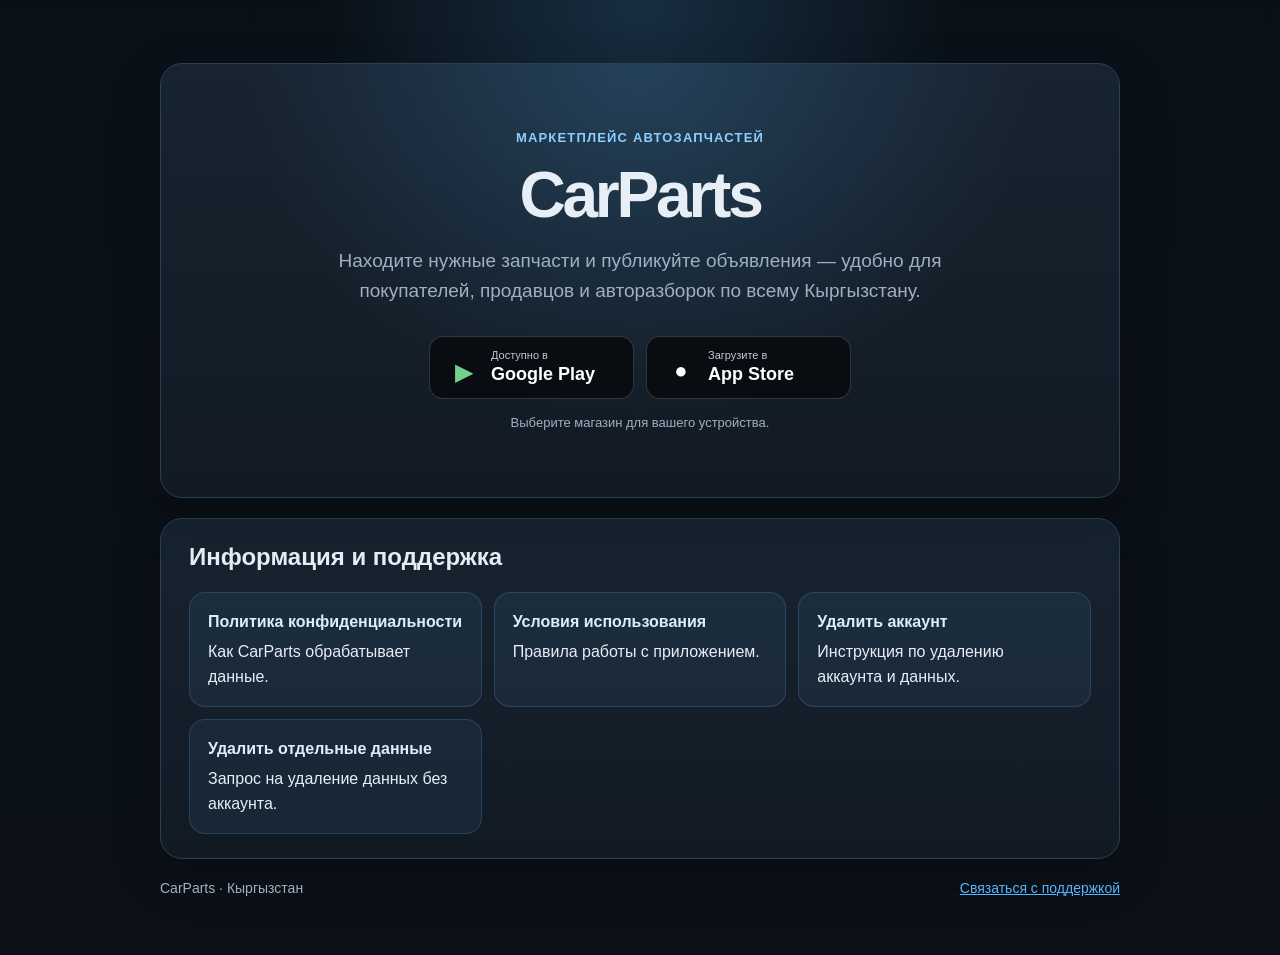
<file: docs/index.html>
<!doctype html>
<html lang="ru">

<head>
    <meta charset="UTF-8" />
    <meta name="viewport" content="width=device-width, initial-scale=1.0" />
    <meta name="theme-color" content="#091017" />
    <meta name="description"
        content="CarParts — покупка и продажа автозапчастей в Кыргызстане. Найдите нужную деталь или разместите объявление." />
    <meta property="og:type" content="website" />
    <meta property="og:title" content="CarParts — автозапчасти в Кыргызстане" />
    <meta property="og:description"
        content="Находите запчасти, сравнивайте предложения и публикуйте свои объявления в CarParts." />
    <title>CarParts — автозапчасти в Кыргызстане</title>
    <link rel="stylesheet" href="./styles.css" />
</head>

<body>
    <main class="page landing">
        <section class="hero landing-hero">
            <p class="eyebrow">Маркетплейс автозапчастей</p>
            <h1>CarParts</h1>
            <p class="landing-copy">
                Находите нужные запчасти и публикуйте объявления — удобно для покупателей,
                продавцов и авторазборок по всему Кыргызстану.
            </p>

            <div class="store-links" aria-label="Скачать приложение CarParts">
                <a class="store-button store-android"
                    href="https://play.google.com/store/apps/details?id=com.app.car_parts"
                    target="_blank" rel="noopener noreferrer">
                    <span class="store-icon" aria-hidden="true">▶</span>
                    <span><small>Доступно в</small><strong>Google Play</strong></span>
                </a>
                <a class="store-button store-ios"
                    href="https://apps.apple.com/kg/app/car-parts-kg/id6757916242"
                    target="_blank" rel="noopener noreferrer">
                    <span class="store-icon apple-icon" aria-hidden="true">●</span>
                    <span><small>Загрузите в</small><strong>App Store</strong></span>
                </a>
            </div>
            <p class="store-note">Выберите магазин для вашего устройства.</p>
        </section>

        <section class="card site-links">
            <h2>Информация и поддержка</h2>
            <div class="links">
                <a class="link-card" href="./privacy-policy.html">
                    <strong>Политика конфиденциальности</strong>
                    Как CarParts обрабатывает данные.
                </a>
                <a class="link-card" href="./terms.html">
                    <strong>Условия использования</strong>
                    Правила работы с приложением.
                </a>
                <a class="link-card" href="./account-deletion.html">
                    <strong>Удалить аккаунт</strong>
                    Инструкция по удалению аккаунта и данных.
                </a>
                <a class="link-card" href="./data-deletion.html">
                    <strong>Удалить отдельные данные</strong>
                    Запрос на удаление данных без аккаунта.
                </a>
            </div>
        </section>

        <footer class="footer">
            <span>CarParts · Кыргызстан</span>
            <a href="mailto:sergey.bmx@gmail.com">Связаться с поддержкой</a>
        </footer>
    </main>
</body>

</html>
</file>
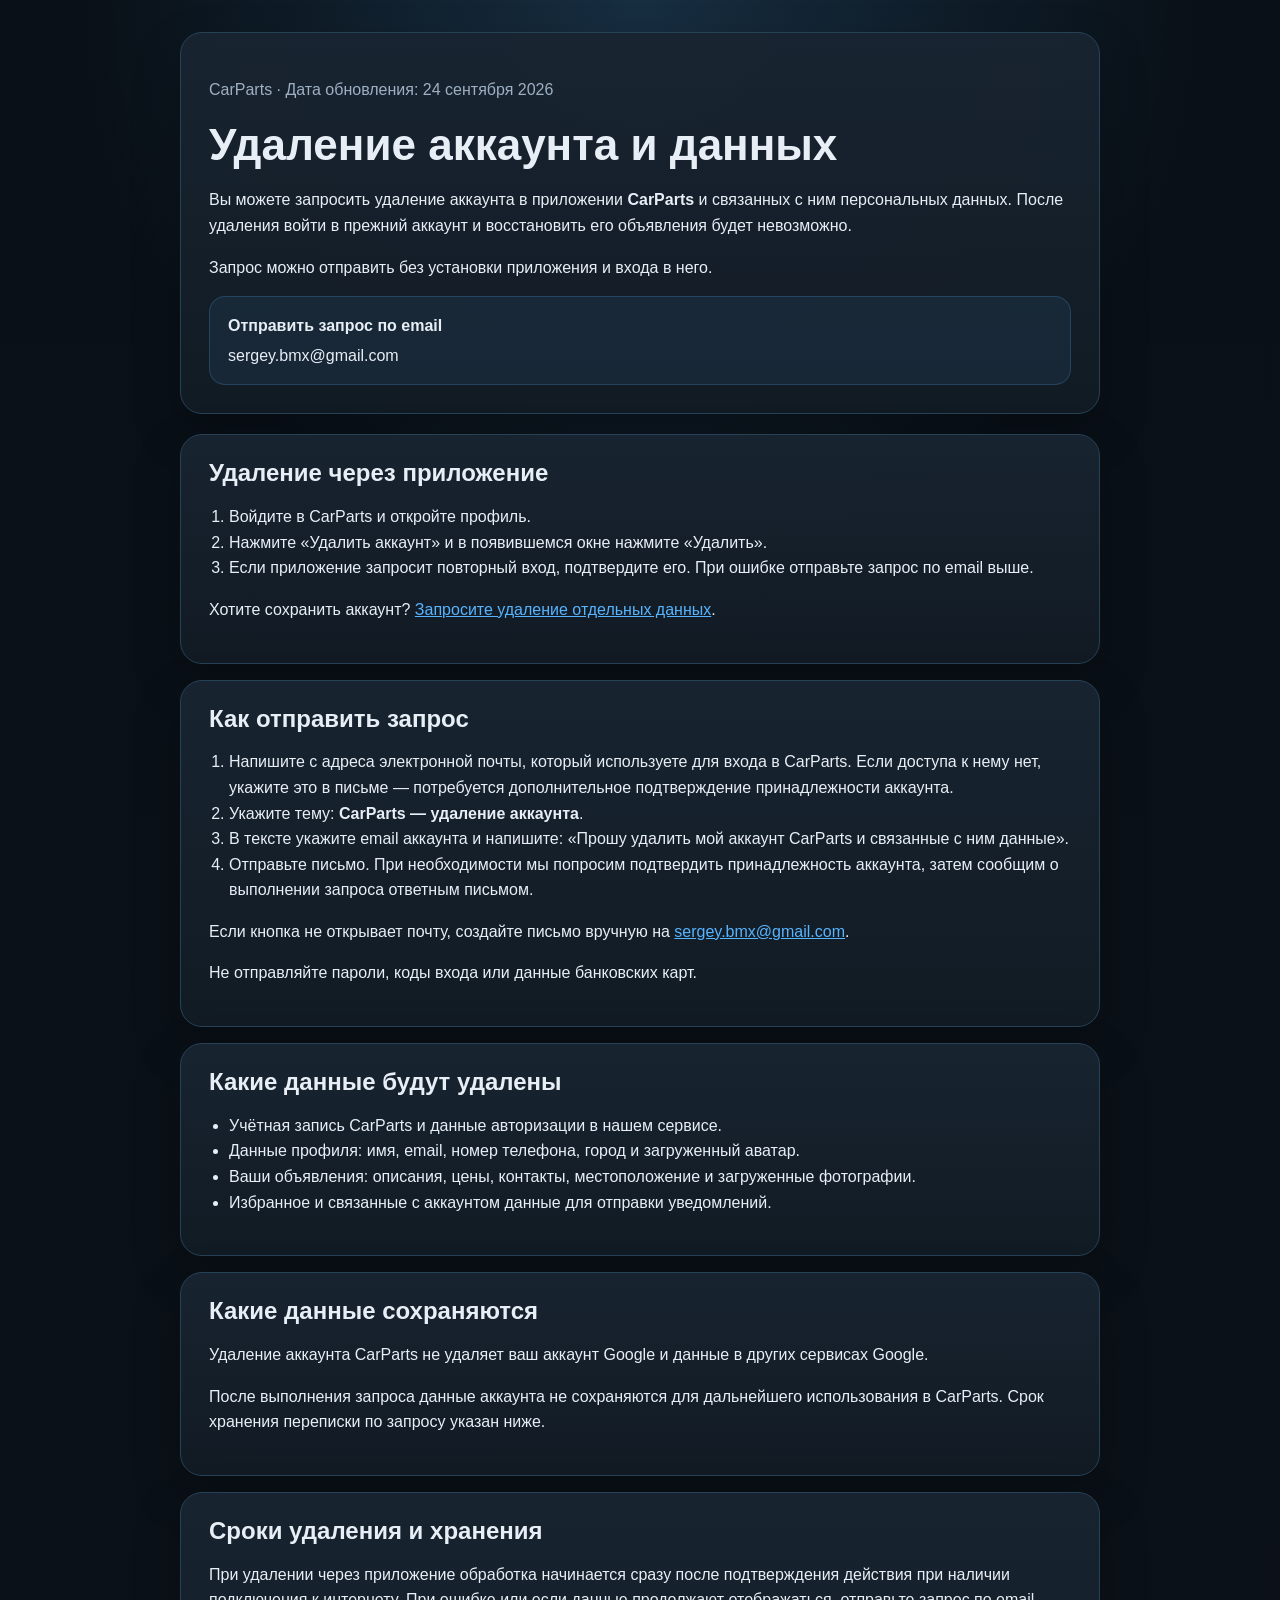
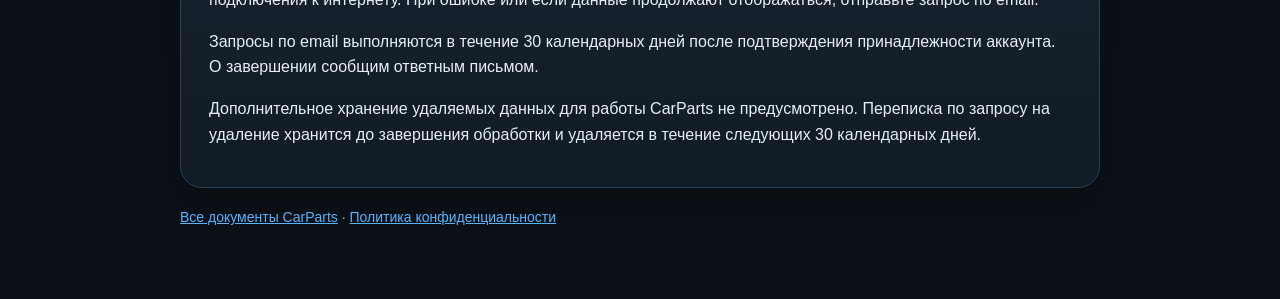
<file: docs/account-deletion.html>
<!doctype html>
<html lang="ru">
<head>
    <meta charset="UTF-8" />
    <meta name="viewport" content="width=device-width, initial-scale=1.0" />
    <title>Удаление аккаунта и данных — CarParts</title>
    <link rel="stylesheet" href="./styles.css" />
</head>
<body>
    <main class="page">
        <section class="hero">
            <p class="muted">CarParts · Дата обновления: 24 сентября 2026</p>
            <h1>Удаление аккаунта и данных</h1>
            <p>Вы можете запросить удаление аккаунта в приложении <strong>CarParts</strong> и связанных с ним персональных данных. После удаления войти в прежний аккаунт и восстановить его объявления будет невозможно.</p>
            <p>Запрос можно отправить без установки приложения и входа в него.</p>
            <a class="link-card" href="mailto:sergey.bmx@gmail.com?subject=CarParts%20%E2%80%94%20%D1%83%D0%B4%D0%B0%D0%BB%D0%B5%D0%BD%D0%B8%D0%B5%20%D0%B0%D0%BA%D0%BA%D0%B0%D1%83%D0%BD%D1%82%D0%B0"><strong>Отправить запрос по email</strong>sergey.bmx@gmail.com</a>
        </section>
        <section class="card">
            <h2>Удаление через приложение</h2>
            <ol>
                <li>Войдите в CarParts и откройте профиль.</li>
                <li>Нажмите «Удалить аккаунт» и в появившемся окне нажмите «Удалить».</li>
                <li>Если приложение запросит повторный вход, подтвердите его. При ошибке отправьте запрос по email выше.</li>
            </ol>
            <p>Хотите сохранить аккаунт? <a href="./data-deletion.html">Запросите удаление отдельных данных</a>.</p>
        </section>
        <section class="card">
            <h2>Как отправить запрос</h2>
            <ol>
                <li>Напишите с адреса электронной почты, который используете для входа в CarParts. Если доступа к нему нет, укажите это в письме — потребуется дополнительное подтверждение принадлежности аккаунта.</li>
                <li>Укажите тему: <strong>CarParts — удаление аккаунта</strong>.</li>
                <li>В тексте укажите email аккаунта и напишите: «Прошу удалить мой аккаунт CarParts и связанные с ним данные».</li>
                <li>Отправьте письмо. При необходимости мы попросим подтвердить принадлежность аккаунта, затем сообщим о выполнении запроса ответным письмом.</li>
            </ol>
            <p>Если кнопка не открывает почту, создайте письмо вручную на <a href="mailto:sergey.bmx@gmail.com">sergey.bmx@gmail.com</a>.</p>
            <p>Не отправляйте пароли, коды входа или данные банковских карт.</p>
        </section>
        <section class="card">
            <h2>Какие данные будут удалены</h2>
            <ul>
                <li>Учётная запись CarParts и данные авторизации в нашем сервисе.</li>
                <li>Данные профиля: имя, email, номер телефона, город и загруженный аватар.</li>
                <li>Ваши объявления: описания, цены, контакты, местоположение и загруженные фотографии.</li>
                <li>Избранное и связанные с аккаунтом данные для отправки уведомлений.</li>
            </ul>
        </section>
        <section class="card">
            <h2>Какие данные сохраняются</h2>
            <p>Удаление аккаунта CarParts не удаляет ваш аккаунт Google и данные в других сервисах Google.</p>
            <p>После выполнения запроса данные аккаунта не сохраняются для дальнейшего использования в CarParts. Срок хранения переписки по запросу указан ниже.</p>
        </section>
        <section class="card">
            <h2>Сроки удаления и хранения</h2>
            <p>При удалении через приложение обработка начинается сразу после подтверждения действия при наличии подключения к интернету. При ошибке или если данные продолжают отображаться, отправьте запрос по email.</p>
            <p>Запросы по email выполняются в течение 30 календарных дней после подтверждения принадлежности аккаунта. О завершении сообщим ответным письмом.</p>
            <p>Дополнительное хранение удаляемых данных для работы CarParts не предусмотрено. Переписка по запросу на удаление хранится до завершения обработки и удаляется в течение следующих 30 календарных дней.</p>
        </section>
        <p class="footer"><a href="./index.html">Все документы CarParts</a> · <a href="./privacy-policy.html">Политика конфиденциальности</a></p>
    </main>
</body>
</html>
</file>
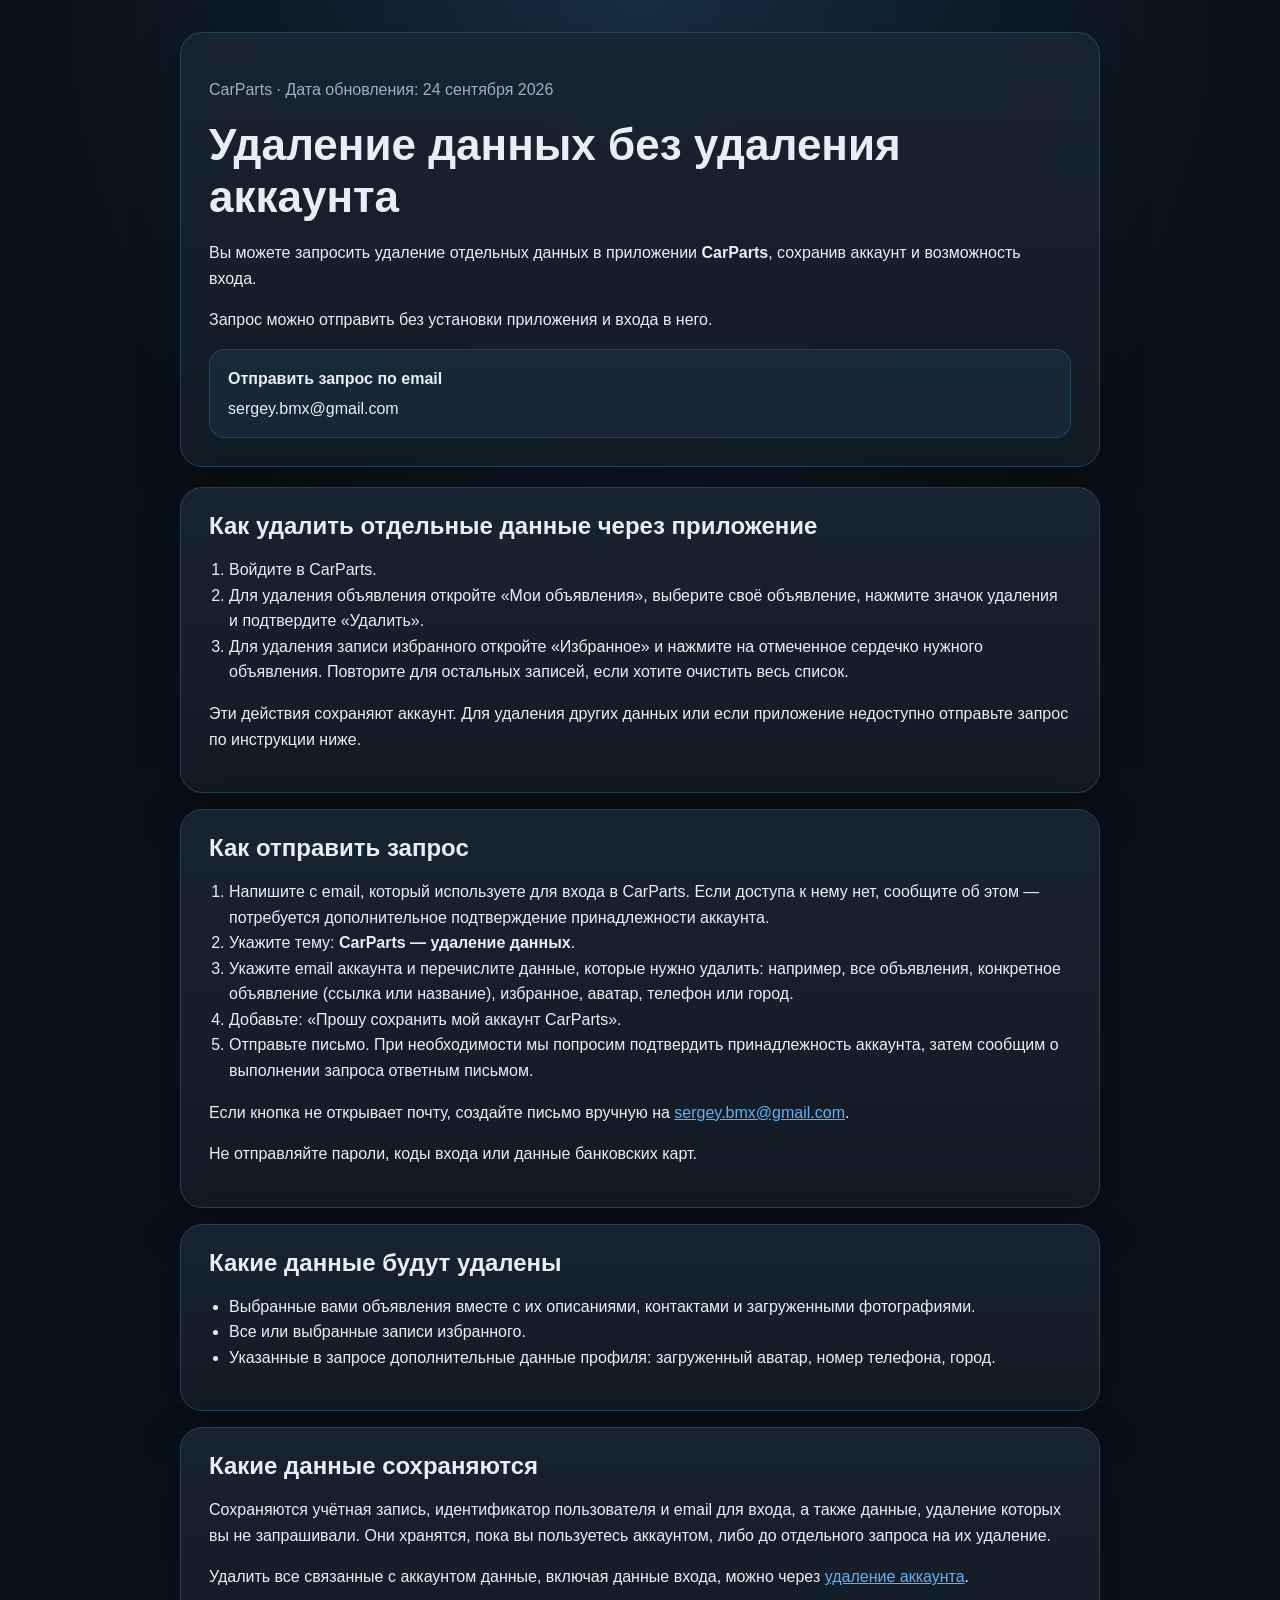
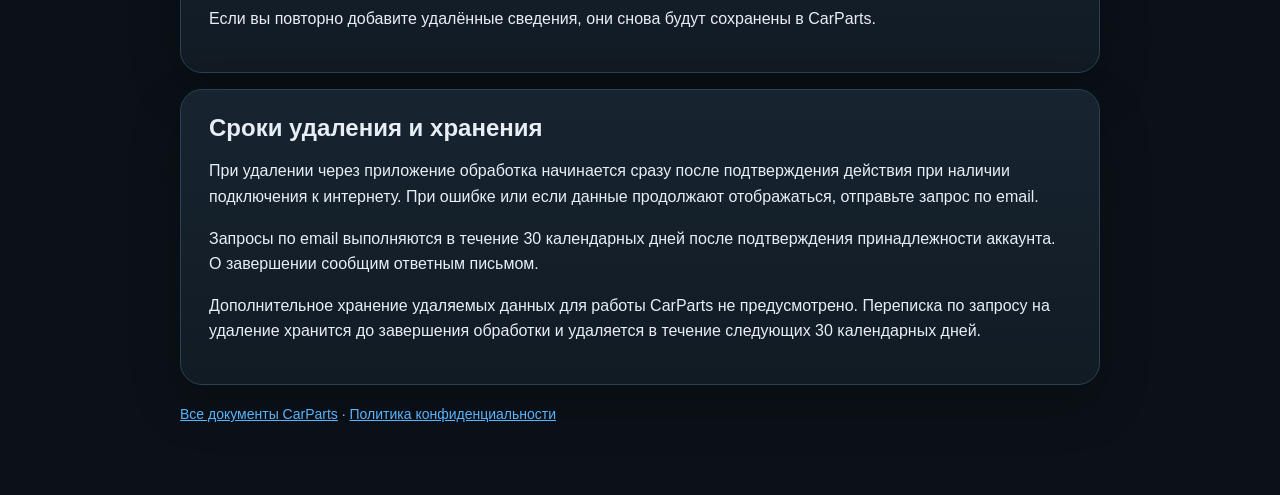
<file: docs/data-deletion.html>
<!doctype html>
<html lang="ru">
<head>
    <meta charset="UTF-8" />
    <meta name="viewport" content="width=device-width, initial-scale=1.0" />
    <title>Удаление данных без удаления аккаунта — CarParts</title>
    <link rel="stylesheet" href="./styles.css" />
</head>
<body>
    <main class="page">
        <section class="hero">
            <p class="muted">CarParts · Дата обновления: 24 сентября 2026</p>
            <h1>Удаление данных без удаления аккаунта</h1>
            <p>Вы можете запросить удаление отдельных данных в приложении <strong>CarParts</strong>, сохранив аккаунт и возможность входа.</p>
            <p>Запрос можно отправить без установки приложения и входа в него.</p>
            <a class="link-card" href="mailto:sergey.bmx@gmail.com?subject=CarParts%20%E2%80%94%20%D1%83%D0%B4%D0%B0%D0%BB%D0%B5%D0%BD%D0%B8%D0%B5%20%D0%B4%D0%B0%D0%BD%D0%BD%D1%8B%D1%85"><strong>Отправить запрос по email</strong>sergey.bmx@gmail.com</a>
        </section>
        <section class="card">
            <h2>Как удалить отдельные данные через приложение</h2>
            <ol>
                <li>Войдите в CarParts.</li>
                <li>Для удаления объявления откройте «Мои объявления», выберите своё объявление, нажмите значок удаления и подтвердите «Удалить».</li>
                <li>Для удаления записи избранного откройте «Избранное» и нажмите на отмеченное сердечко нужного объявления. Повторите для остальных записей, если хотите очистить весь список.</li>
            </ol>
            <p>Эти действия сохраняют аккаунт. Для удаления других данных или если приложение недоступно отправьте запрос по инструкции ниже.</p>
        </section>
        <section class="card">
            <h2>Как отправить запрос</h2>
            <ol>
                <li>Напишите с email, который используете для входа в CarParts. Если доступа к нему нет, сообщите об этом — потребуется дополнительное подтверждение принадлежности аккаунта.</li>
                <li>Укажите тему: <strong>CarParts — удаление данных</strong>.</li>
                <li>Укажите email аккаунта и перечислите данные, которые нужно удалить: например, все объявления, конкретное объявление (ссылка или название), избранное, аватар, телефон или город.</li>
                <li>Добавьте: «Прошу сохранить мой аккаунт CarParts».</li>
                <li>Отправьте письмо. При необходимости мы попросим подтвердить принадлежность аккаунта, затем сообщим о выполнении запроса ответным письмом.</li>
            </ol>
            <p>Если кнопка не открывает почту, создайте письмо вручную на <a href="mailto:sergey.bmx@gmail.com">sergey.bmx@gmail.com</a>.</p>
            <p>Не отправляйте пароли, коды входа или данные банковских карт.</p>
        </section>
        <section class="card">
            <h2>Какие данные будут удалены</h2>
            <ul>
                <li>Выбранные вами объявления вместе с их описаниями, контактами и загруженными фотографиями.</li>
                <li>Все или выбранные записи избранного.</li>
                <li>Указанные в запросе дополнительные данные профиля: загруженный аватар, номер телефона, город.</li>
            </ul>
        </section>
        <section class="card">
            <h2>Какие данные сохраняются</h2>
            <p>Сохраняются учётная запись, идентификатор пользователя и email для входа, а также данные, удаление которых вы не запрашивали. Они хранятся, пока вы пользуетесь аккаунтом, либо до отдельного запроса на их удаление.</p>
            <p>Удалить все связанные с аккаунтом данные, включая данные входа, можно через <a href="./account-deletion.html">удаление аккаунта</a>.</p>
            <p>Если вы повторно добавите удалённые сведения, они снова будут сохранены в CarParts.</p>
        </section>
        <section class="card">
            <h2>Сроки удаления и хранения</h2>
            <p>При удалении через приложение обработка начинается сразу после подтверждения действия при наличии подключения к интернету. При ошибке или если данные продолжают отображаться, отправьте запрос по email.</p>
            <p>Запросы по email выполняются в течение 30 календарных дней после подтверждения принадлежности аккаунта. О завершении сообщим ответным письмом.</p>
            <p>Дополнительное хранение удаляемых данных для работы CarParts не предусмотрено. Переписка по запросу на удаление хранится до завершения обработки и удаляется в течение следующих 30 календарных дней.</p>
        </section>

        <p class="footer"><a href="./index.html">Все документы CarParts</a> · <a href="./privacy-policy.html">Политика конфиденциальности</a></p>
    </main>
</body>
</html>
</file>
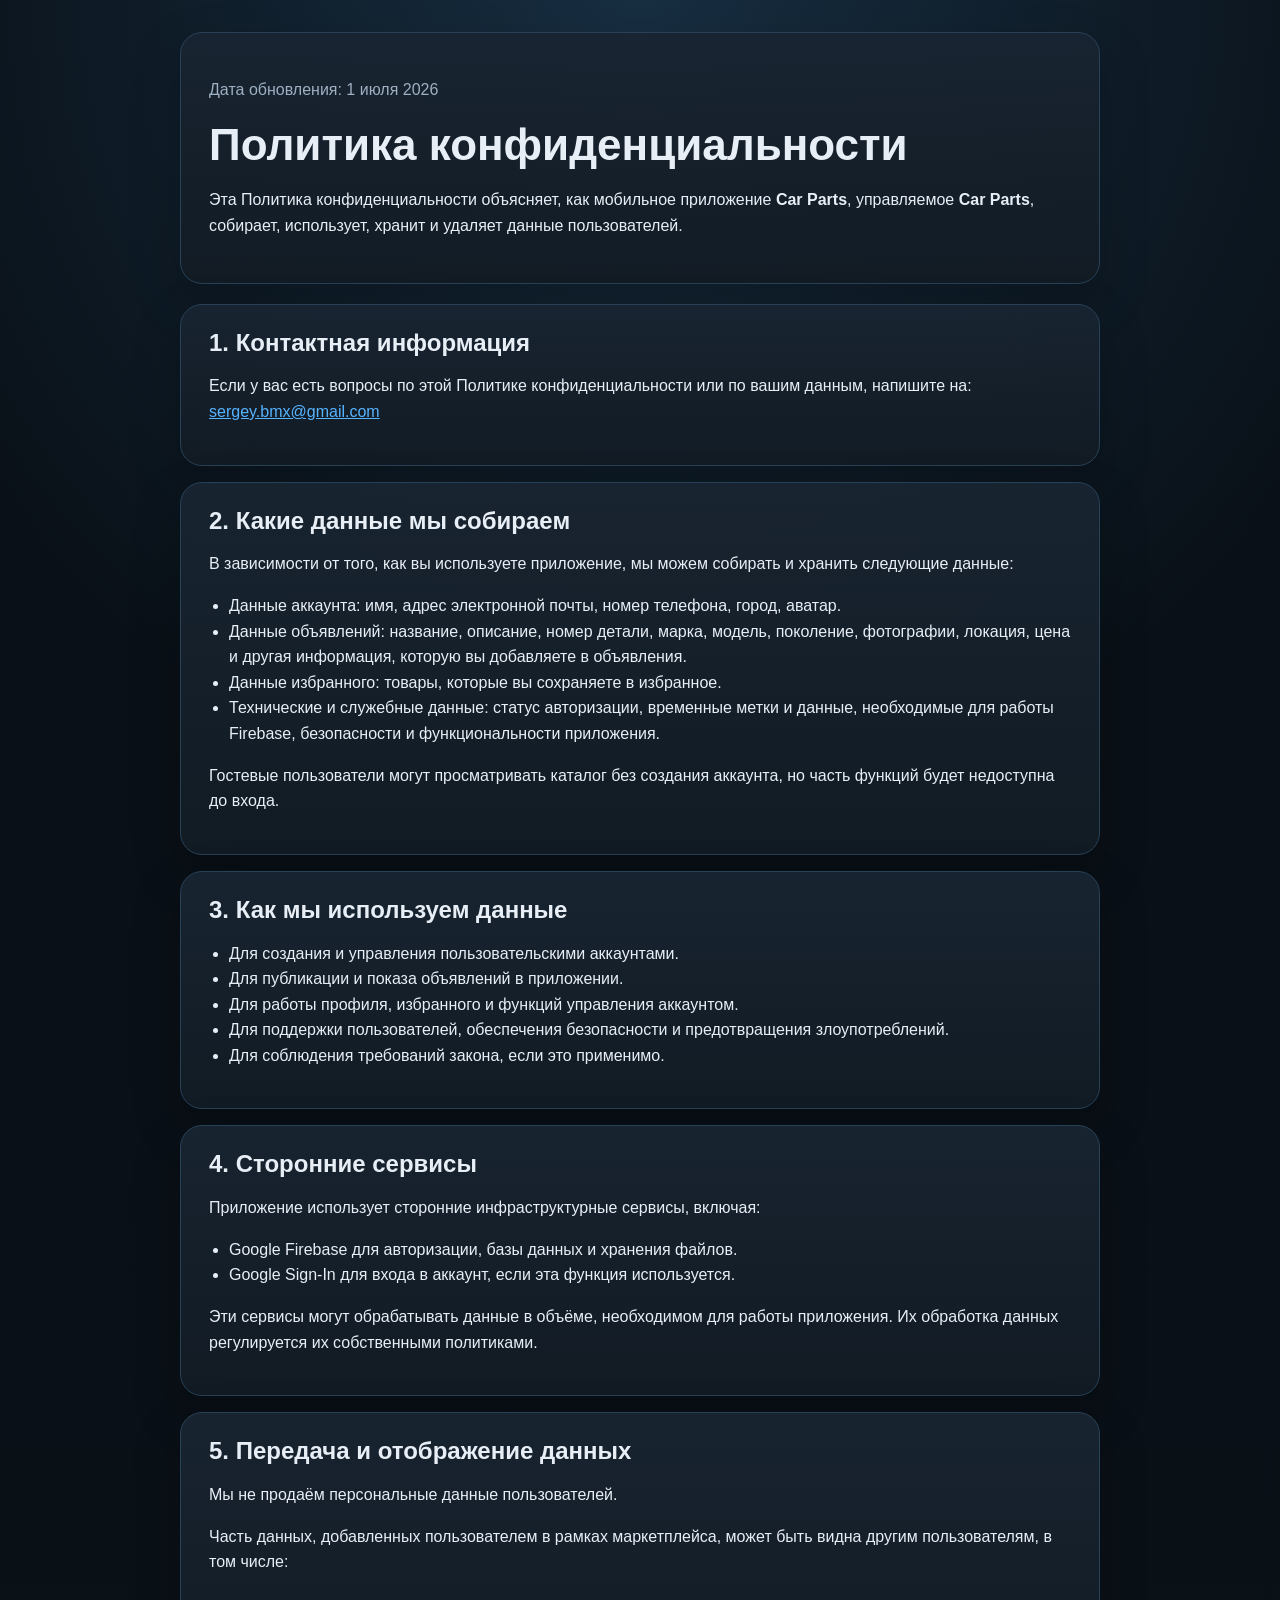
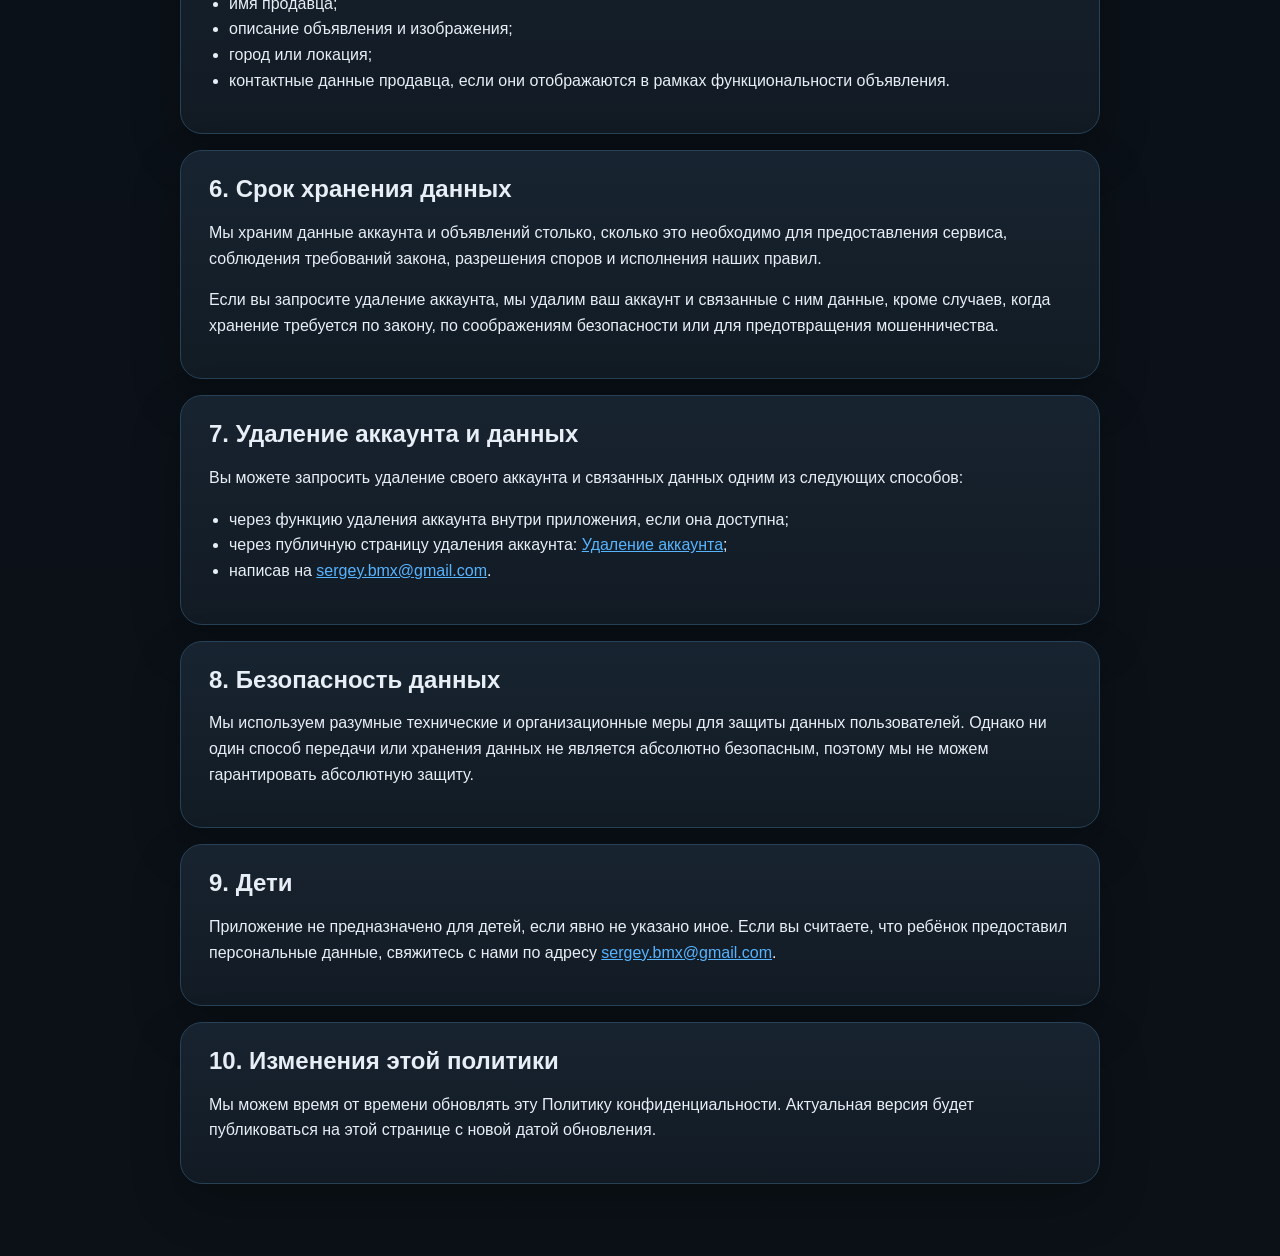
<file: docs/privacy-policy.html>
<!doctype html>
<html lang="ru">

<head>
    <meta charset="UTF-8" />
    <meta name="viewport" content="width=device-width, initial-scale=1.0" />
    <title>Политика конфиденциальности - Car Parts</title>
    <link rel="stylesheet" href="./styles.css" />
</head>

<body>
    <main class="page">
        <section class="hero">
            <p class="muted">Дата обновления: 1 июля 2026</p>
            <h1>Политика конфиденциальности</h1>
            <p>
                Эта Политика конфиденциальности объясняет, как мобильное приложение <strong>Car Parts</strong>, управляемое <strong>Car Parts</strong>, собирает, использует, хранит и удаляет данные пользователей.
            </p>
        </section>

        <section class="card">
            <h2>1. Контактная информация</h2>
            <p>
                Если у вас есть вопросы по этой Политике конфиденциальности или по вашим данным, напишите на:
                <a href="mailto:sergey.bmx@gmail.com">sergey.bmx@gmail.com</a>
            </p>
        </section>

        <section class="card">
            <h2>2. Какие данные мы собираем</h2>
            <p>В зависимости от того, как вы используете приложение, мы можем собирать и хранить следующие данные:</p>
            <ul>
                <li>Данные аккаунта: имя, адрес электронной почты, номер телефона, город, аватар.</li>
                <li>
                    Данные объявлений: название, описание, номер детали, марка, модель, поколение, фотографии, локация, цена и другая информация, которую вы добавляете в объявления.
                </li>
                <li>Данные избранного: товары, которые вы сохраняете в избранное.</li>
                <li>
                    Технические и служебные данные: статус авторизации, временные метки и данные, необходимые для работы Firebase, безопасности и функциональности приложения.
                </li>
            </ul>
            <p>
                Гостевые пользователи могут просматривать каталог без создания аккаунта, но часть функций будет недоступна до входа.
            </p>
        </section>

        <section class="card">
            <h2>3. Как мы используем данные</h2>
            <ul>
                <li>Для создания и управления пользовательскими аккаунтами.</li>
                <li>Для публикации и показа объявлений в приложении.</li>
                <li>Для работы профиля, избранного и функций управления аккаунтом.</li>
                <li>Для поддержки пользователей, обеспечения безопасности и предотвращения злоупотреблений.</li>
                <li>Для соблюдения требований закона, если это применимо.</li>
            </ul>
        </section>

        <section class="card">
            <h2>4. Сторонние сервисы</h2>
            <p>Приложение использует сторонние инфраструктурные сервисы, включая:</p>
            <ul>
                <li>Google Firebase для авторизации, базы данных и хранения файлов.</li>
                <li>Google Sign-In для входа в аккаунт, если эта функция используется.</li>
            </ul>
            <p>
                Эти сервисы могут обрабатывать данные в объёме, необходимом для работы приложения. Их обработка данных регулируется их собственными политиками.
            </p>
        </section>

        <section class="card">
            <h2>5. Передача и отображение данных</h2>
            <p>Мы не продаём персональные данные пользователей.</p>
            <p>Часть данных, добавленных пользователем в рамках маркетплейса, может быть видна другим пользователям, в том числе:</p>
            <ul>
                <li>имя продавца;</li>
                <li>описание объявления и изображения;</li>
                <li>город или локация;</li>
                <li>контактные данные продавца, если они отображаются в рамках функциональности объявления.</li>
            </ul>
        </section>

        <section class="card">
            <h2>6. Срок хранения данных</h2>
            <p>
                Мы храним данные аккаунта и объявлений столько, сколько это необходимо для предоставления сервиса, соблюдения требований закона, разрешения споров и исполнения наших правил.
            </p>
            <p>
                Если вы запросите удаление аккаунта, мы удалим ваш аккаунт и связанные с ним данные, кроме случаев, когда хранение требуется по закону, по соображениям безопасности или для предотвращения мошенничества.
            </p>
        </section>

        <section class="card">
            <h2>7. Удаление аккаунта и данных</h2>
            <p>Вы можете запросить удаление своего аккаунта и связанных данных одним из следующих способов:</p>
            <ul>
                <li>через функцию удаления аккаунта внутри приложения, если она доступна;</li>
                <li>через публичную страницу удаления аккаунта:
                    <a href="./account-deletion.html">Удаление аккаунта</a>;
                </li>
                <li>написав на <a href="mailto:sergey.bmx@gmail.com">sergey.bmx@gmail.com</a>.</li>
            </ul>
        </section>

        <section class="card">
            <h2>8. Безопасность данных</h2>
            <p>
                Мы используем разумные технические и организационные меры для защиты данных пользователей. Однако ни один способ передачи или хранения данных не является абсолютно безопасным, поэтому мы не можем гарантировать абсолютную защиту.
            </p>
        </section>

        <section class="card">
            <h2>9. Дети</h2>
            <p>
                Приложение не предназначено для детей, если явно не указано иное. Если вы считаете, что ребёнок предоставил персональные данные, свяжитесь с нами по адресу
                <a href="mailto:sergey.bmx@gmail.com">sergey.bmx@gmail.com</a>.
            </p>
        </section>

        <section class="card">
            <h2>10. Изменения этой политики</h2>
            <p>
                Мы можем время от времени обновлять эту Политику конфиденциальности. Актуальная версия будет публиковаться на этой странице с новой датой обновления.
            </p>
        </section>
    </main>
</body>

</html>
</file>
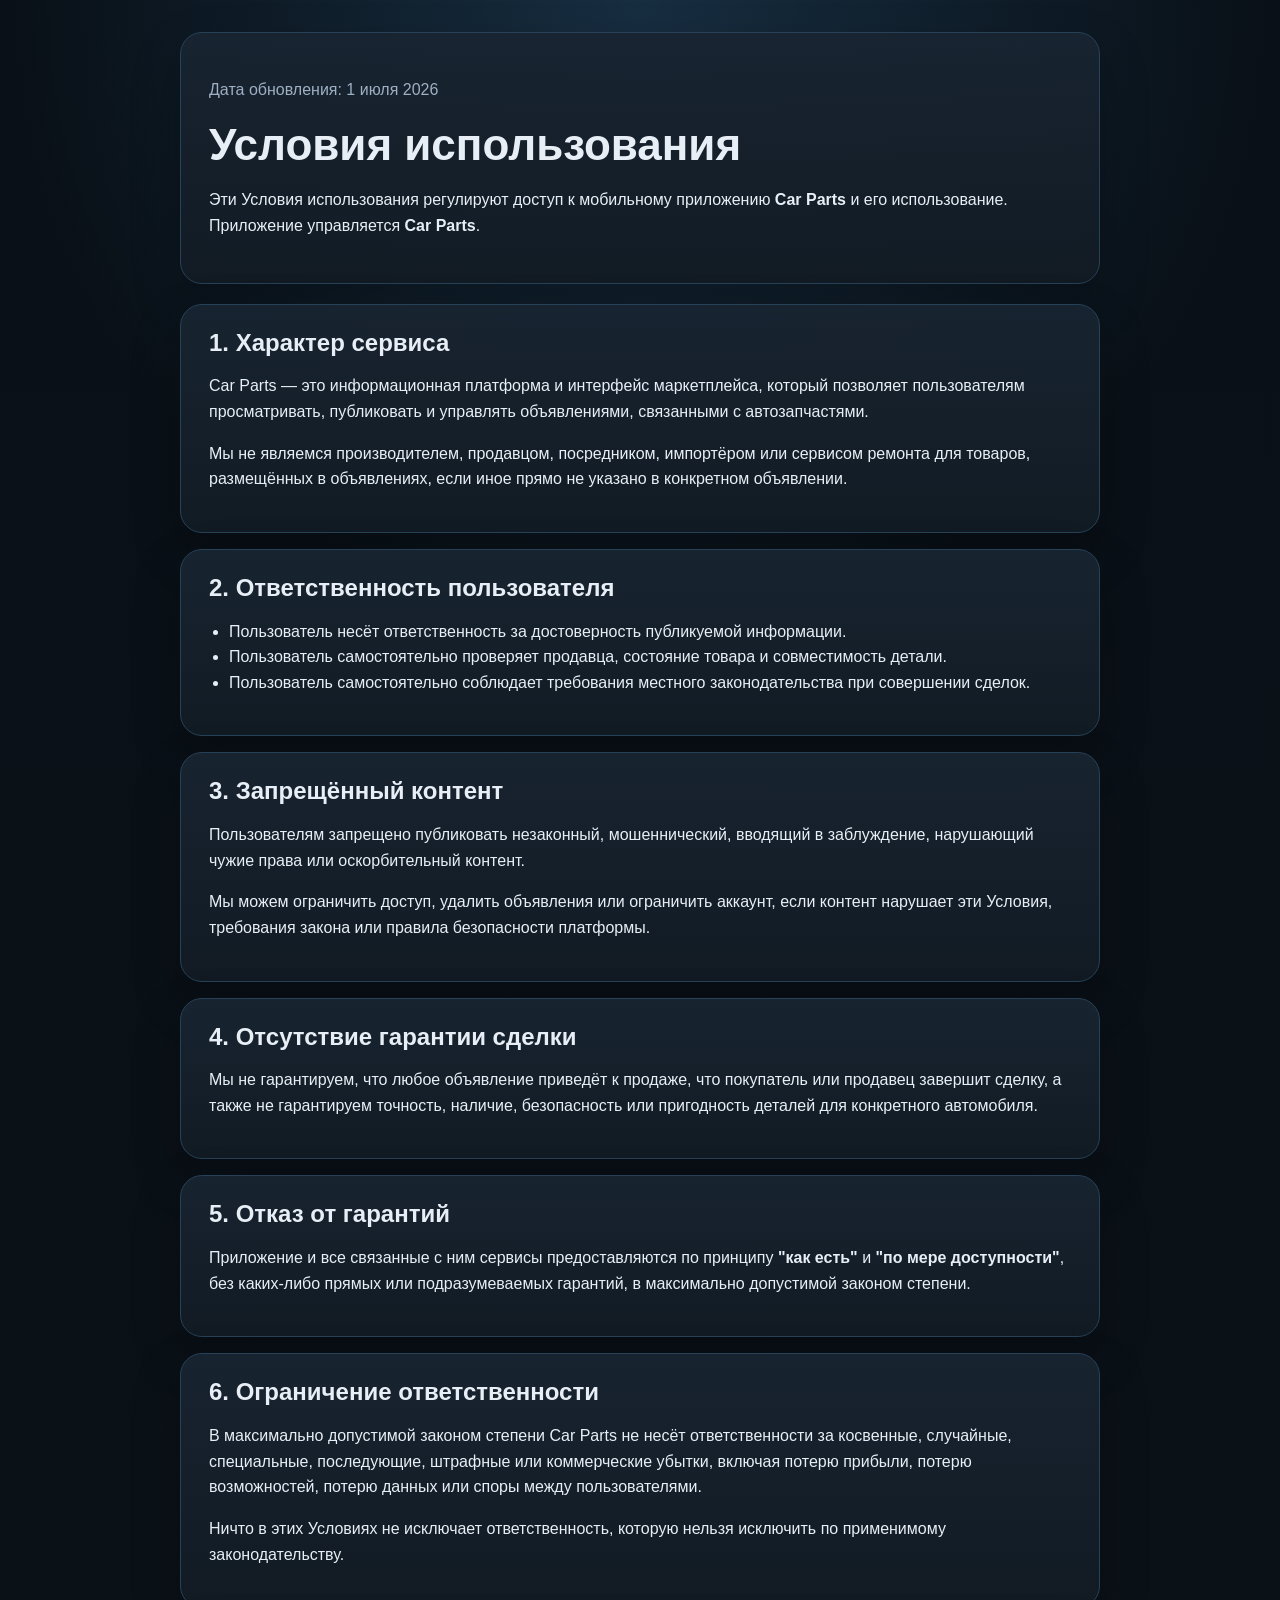
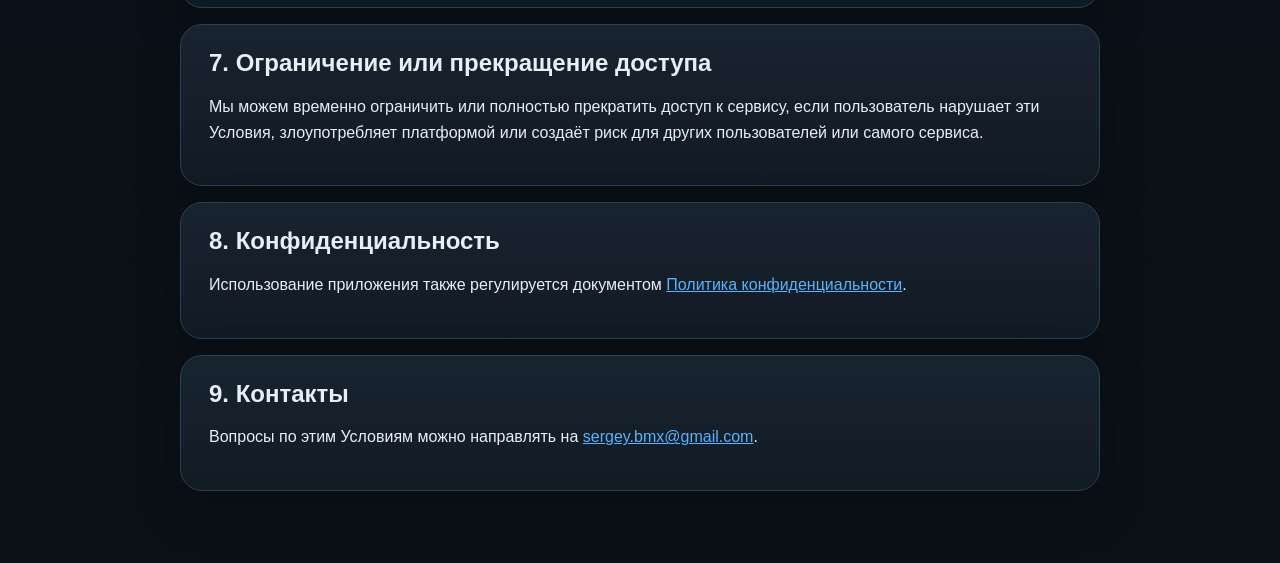
<file: docs/terms.html>
<!doctype html>
<html lang="ru">

<head>
    <meta charset="UTF-8" />
    <meta name="viewport" content="width=device-width, initial-scale=1.0" />
    <title>Условия использования - Car Parts</title>
    <link rel="stylesheet" href="./styles.css" />
</head>

<body>
    <main class="page">
        <section class="hero">
            <p class="muted">Дата обновления: 1 июля 2026</p>
            <h1>Условия использования</h1>
            <p>
                Эти Условия использования регулируют доступ к мобильному приложению
                <strong>Car Parts</strong> и его использование. Приложение управляется <strong>Car Parts</strong>.
            </p>
        </section>

        <section class="card">
            <h2>1. Характер сервиса</h2>
            <p>
                Car Parts — это информационная платформа и интерфейс маркетплейса, который позволяет пользователям просматривать, публиковать и управлять объявлениями, связанными с автозапчастями.
            </p>
            <p>
                Мы не являемся производителем, продавцом, посредником, импортёром или сервисом ремонта для товаров, размещённых в объявлениях, если иное прямо не указано в конкретном объявлении.
            </p>
        </section>

        <section class="card">
            <h2>2. Ответственность пользователя</h2>
            <ul>
                <li>Пользователь несёт ответственность за достоверность публикуемой информации.</li>
                <li>Пользователь самостоятельно проверяет продавца, состояние товара и совместимость детали.</li>
                <li>Пользователь самостоятельно соблюдает требования местного законодательства при совершении сделок.</li>
            </ul>
        </section>

        <section class="card">
            <h2>3. Запрещённый контент</h2>
            <p>Пользователям запрещено публиковать незаконный, мошеннический, вводящий в заблуждение, нарушающий чужие права или оскорбительный контент.</p>
            <p>
                Мы можем ограничить доступ, удалить объявления или ограничить аккаунт, если контент нарушает эти Условия, требования закона или правила безопасности платформы.
            </p>
        </section>

        <section class="card">
            <h2>4. Отсутствие гарантии сделки</h2>
            <p>
                Мы не гарантируем, что любое объявление приведёт к продаже, что покупатель или продавец завершит сделку, а также не гарантируем точность, наличие, безопасность или пригодность деталей для конкретного автомобиля.
            </p>
        </section>

        <section class="card">
            <h2>5. Отказ от гарантий</h2>
            <p>
                Приложение и все связанные с ним сервисы предоставляются по принципу <strong>"как есть"</strong> и <strong>"по мере доступности"</strong>, без каких-либо прямых или подразумеваемых гарантий, в максимально допустимой законом степени.
            </p>
        </section>

        <section class="card">
            <h2>6. Ограничение ответственности</h2>
            <p>
                В максимально допустимой законом степени Car Parts не несёт ответственности за косвенные, случайные, специальные, последующие, штрафные или коммерческие убытки, включая потерю прибыли, потерю возможностей, потерю данных или споры между пользователями.
            </p>
            <p>
                Ничто в этих Условиях не исключает ответственность, которую нельзя исключить по применимому законодательству.
            </p>
        </section>

        <section class="card">
            <h2>7. Ограничение или прекращение доступа</h2>
            <p>
                Мы можем временно ограничить или полностью прекратить доступ к сервису, если пользователь нарушает эти Условия, злоупотребляет платформой или создаёт риск для других пользователей или самого сервиса.
            </p>
        </section>

        <section class="card">
            <h2>8. Конфиденциальность</h2>
            <p>
                Использование приложения также регулируется документом
                <a href="./privacy-policy.html">Политика конфиденциальности</a>.
            </p>
        </section>

        <section class="card">
            <h2>9. Контакты</h2>
            <p>
                Вопросы по этим Условиям можно направлять на
                <a href="mailto:sergey.bmx@gmail.com">sergey.bmx@gmail.com</a>.
            </p>
        </section>
    </main>
</body>

</html>
</file>
<file: docs/styles.css>
:root {
  color-scheme: dark;
  --bg: #0b1117;
  --panel: #121b24;
  --panel-2: #182431;
  --text: #e8eef5;
  --muted: #9eb0c2;
  --line: #274157;
  --accent: #57b4ff;
}

* {
  box-sizing: border-box;
}

body {
  margin: 0;
  font-family: -apple-system, BlinkMacSystemFont, "Segoe UI", sans-serif;
  background:
    radial-gradient(circle at top, rgba(87, 180, 255, 0.18), transparent 28%),
    linear-gradient(180deg, #091017, var(--bg));
  color: var(--text);
  line-height: 1.6;
}

.page {
  width: min(920px, calc(100% - 32px));
  margin: 0 auto;
  padding: 32px 0 56px;
}

.hero,
.card {
  background: linear-gradient(180deg, rgba(24, 36, 49, 0.96), rgba(18, 27, 36, 0.96));
  border: 1px solid var(--line);
  border-radius: 22px;
  box-shadow: 0 20px 50px rgba(0, 0, 0, 0.22);
}

.hero {
  padding: 28px;
  margin-bottom: 20px;
}

.card {
  padding: 24px 28px;
  margin-bottom: 16px;
}

h1,
h2,
h3 {
  margin-top: 0;
  line-height: 1.2;
}

h1 {
  font-size: clamp(30px, 5vw, 44px);
  margin-bottom: 10px;
}

h2 {
  font-size: 24px;
  margin-bottom: 12px;
}

h3 {
  font-size: 18px;
  margin-bottom: 8px;
}

p,
li {
  color: var(--text);
}

.muted,
small {
  color: var(--muted);
}

.links {
  display: grid;
  grid-template-columns: repeat(auto-fit, minmax(220px, 1fr));
  gap: 12px;
  margin-top: 20px;
}

.link-card {
  display: block;
  padding: 16px 18px;
  color: var(--text);
  text-decoration: none;
  background: rgba(87, 180, 255, 0.08);
  border: 1px solid rgba(87, 180, 255, 0.2);
  border-radius: 16px;
}

.link-card strong {
  display: block;
  margin-bottom: 4px;
}

a {
  color: var(--accent);
}

ul,
ol {
  padding-left: 20px;
}

code {
  padding: 2px 6px;
  border-radius: 6px;
  background: rgba(255, 255, 255, 0.08);
}

.notice {
  padding: 14px 16px;
  border-radius: 14px;
  background: rgba(255, 194, 102, 0.12);
  border: 1px solid rgba(255, 194, 102, 0.25);
}

.footer {
  margin-top: 18px;
  color: var(--muted);
  font-size: 14px;
}

.landing {
  width: min(960px, calc(100% - 32px));
  padding-top: clamp(24px, 7vh, 72px);
}

.landing-hero {
  position: relative;
  overflow: hidden;
  padding: clamp(30px, 7vw, 64px) 24px;
  text-align: center;
  background:
    radial-gradient(ellipse at 50% 0%, rgba(87, 180, 255, 0.2), transparent 58%),
    linear-gradient(180deg, rgba(24, 36, 49, 0.98), rgba(18, 27, 36, 0.98));
}

.brand-mark {
  display: grid;
  width: 68px;
  height: 68px;
  margin: 0 auto 20px;
  place-items: center;
  border: 1px solid rgba(117, 196, 255, 0.42);
  border-radius: 21px;
  background: linear-gradient(145deg, #1688dc, #17456e);
  box-shadow: 0 12px 32px rgba(30, 139, 220, 0.28);
  color: white;
  font-size: 22px;
  font-weight: 800;
  letter-spacing: -1px;
}

.eyebrow {
  margin: 0 0 8px;
  color: #8dcfff;
  font-size: 13px;
  font-weight: 700;
  letter-spacing: 0.09em;
  text-transform: uppercase;
}

.landing-hero h1 {
  margin-bottom: 12px;
  font-size: clamp(40px, 8vw, 64px);
  letter-spacing: -0.05em;
}

.landing-copy {
  max-width: 620px;
  margin: 0 auto;
  color: var(--muted);
  font-size: clamp(16px, 2.5vw, 19px);
}

.store-links {
  display: flex;
  flex-wrap: wrap;
  justify-content: center;
  gap: 12px;
  margin-top: 30px;
}

.store-button {
  display: flex;
  min-width: 205px;
  align-items: center;
  gap: 12px;
  padding: 12px 19px;
  border: 1px solid rgba(255, 255, 255, 0.17);
  border-radius: 14px;
  background: #090d12;
  color: #fff;
  text-align: left;
  text-decoration: none;
  transition: transform 150ms ease, border-color 150ms ease, background 150ms ease;
}

.store-button:hover {
  transform: translateY(-2px);
  border-color: rgba(117, 196, 255, 0.68);
  background: #111b25;
}

.store-button:focus-visible,
.link-card:focus-visible {
  outline: 3px solid #8dcfff;
  outline-offset: 3px;
}

.store-button span:last-child {
  display: grid;
  line-height: 1.25;
}

.store-button small {
  color: #c1cad4;
  font-size: 11px;
}

.store-button strong {
  font-size: 18px;
  font-weight: 650;
}

.store-icon {
  display: grid;
  width: 30px;
  height: 30px;
  place-items: center;
  color: #72d28b;
  font-size: 24px;
}

.apple-icon {
  color: white;
  font-size: 22px;
}

.store-note {
  margin: 14px 0 0;
  color: var(--muted);
  font-size: 13px;
}

.site-links h2 {
  margin-bottom: 0;
}

.landing .link-card {
  min-height: 92px;
}

.landing .link-card strong {
  color: #dbeeff;
}

.landing .footer {
  display: flex;
  flex-wrap: wrap;
  justify-content: space-between;
  gap: 8px 20px;
}

@media (max-width: 480px) {
  .store-links,
  .store-button {
    width: 100%;
  }

  .store-button {
    justify-content: center;
  }

  .landing .footer {
    justify-content: center;
    text-align: center;
  }
}

@media (prefers-reduced-motion: reduce) {
  *,
  *::before,
  *::after {
    scroll-behavior: auto !important;
    transition-duration: 0.01ms !important;
  }
}
</file>
